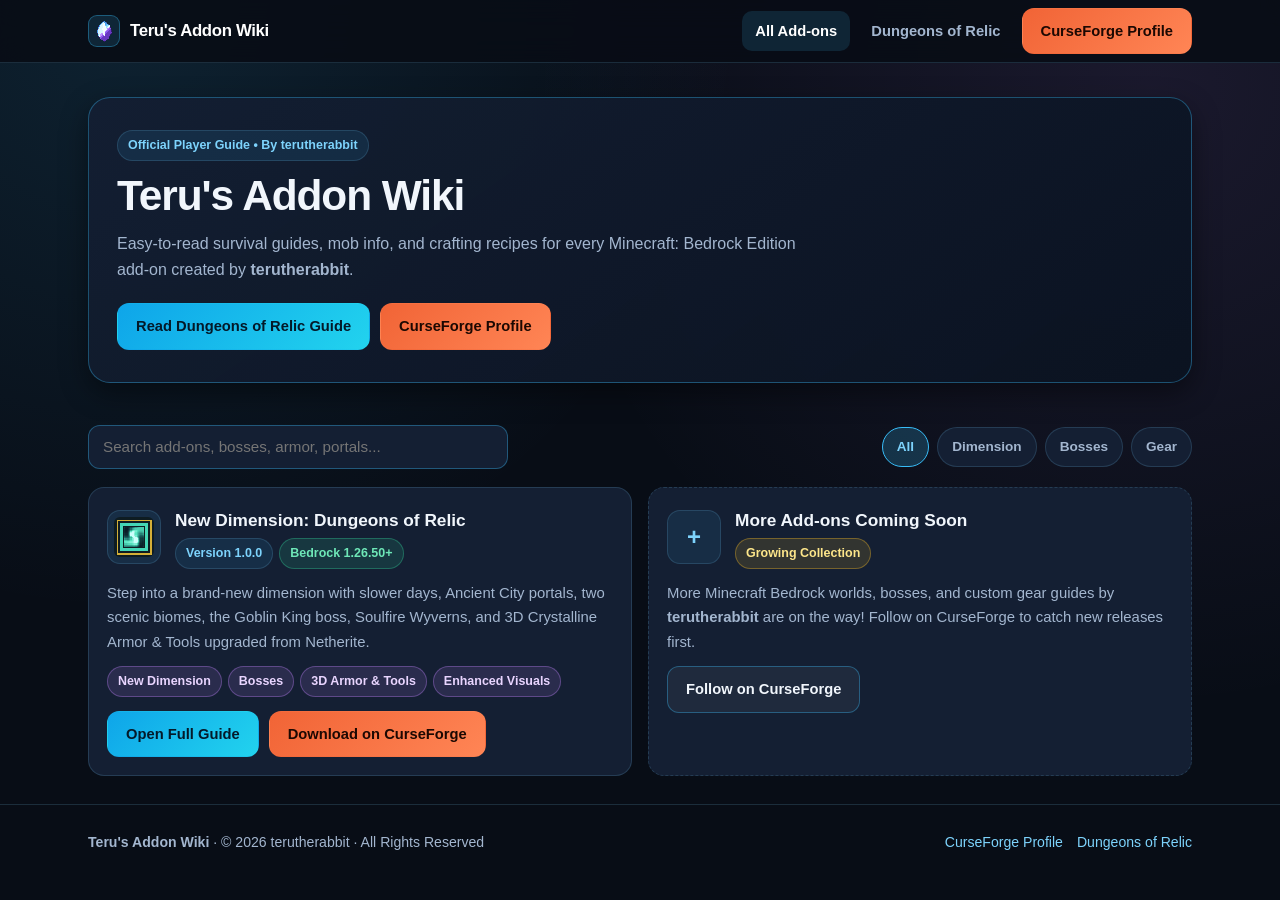
<file: index.html>
<!DOCTYPE html>
<html lang="en">
<head>
  <meta charset="UTF-8" />
  <meta name="viewport" content="width=device-width, initial-scale=1.0" />
  <title>Teru's Addon Wiki</title>
  <meta name="description" content="Official Minecraft: Bedrock Edition add-on guides, mob info, and crafting recipes by terutherabbit." />
  <link rel="icon" type="image/png" href="assets/img/crystalline.png" />
  <link rel="stylesheet" href="assets/style.css" />
</head>
<body>
  <header class="navbar">
    <div class="container navbar-inner">
      <a class="brand" href="index.html">
        <img class="pixel-art" src="assets/img/crystalline.png" alt="Teru's Addon Wiki" />
        <span>Teru's Addon Wiki</span>
      </a>
      <nav class="nav-desktop" aria-label="Primary navigation">
        <a class="nav-link active" href="index.html">All Add-ons</a>
        <a class="nav-link" href="addons/dungeons-of-relic.html">Dungeons of Relic</a>
        <a class="btn btn-cf" data-cf-profile href="https://www.curseforge.com/members/terutherabbit/projects" target="_blank" rel="noopener noreferrer">CurseForge Profile</a>
      </nav>
      <button type="button" id="mobile-menu-btn" class="menu-toggle" aria-expanded="false" aria-controls="mobile-drawer">Menu</button>
    </div>
    <nav id="mobile-drawer" class="mobile-drawer" aria-label="Mobile navigation">
      <a class="nav-link active" href="index.html">All Add-ons</a>
      <a class="nav-link" href="addons/dungeons-of-relic.html">Dungeons of Relic Guide</a>
      <a class="btn btn-cf" data-cf-profile href="https://www.curseforge.com/members/terutherabbit/projects" target="_blank" rel="noopener noreferrer">Visit CurseForge Profile</a>
    </nav>
  </header>

  <main class="container">
    <section class="hero">
      <div class="hero-box">
        <span class="badge">Official Player Guide &bull; By terutherabbit</span>
        <h1>Teru's Addon Wiki</h1>
        <p class="lead">Easy-to-read survival guides, mob info, and crafting recipes for every Minecraft: Bedrock Edition add-on created by <strong>terutherabbit</strong>.</p>
        <div class="hero-actions">
          <a class="btn btn-primary" href="addons/dungeons-of-relic.html">Read Dungeons of Relic Guide</a>
          <a class="btn btn-cf" data-cf-profile href="https://www.curseforge.com/members/terutherabbit/projects" target="_blank" rel="noopener noreferrer">CurseForge Profile</a>
        </div>
      </div>
    </section>

    <section aria-label="Add-on catalog">
      <div class="toolbar">
        <input id="catalog-search" class="search-input" type="search" placeholder="Search add-ons, bosses, armor, portals..." aria-label="Search add-ons" />
        <div class="pill-group">
          <button type="button" class="pill active" data-cat-filter="All">All</button>
          <button type="button" class="pill" data-cat-filter="New Dimension">Dimension</button>
          <button type="button" class="pill" data-cat-filter="Bosses">Bosses</button>
          <button type="button" class="pill" data-cat-filter="3D Armor & Tools">Gear</button>
        </div>
      </div>
      <div id="addon-catalog-grid" class="grid-2"></div>
    </section>
  </main>

  <footer class="footer">
    <div class="container footer-inner">
      <div><strong>Teru's Addon Wiki</strong> &middot; &copy; 2026 terutherabbit &middot; All Rights Reserved</div>
      <div style="display:flex;gap:14px;flex-wrap:wrap;">
        <a data-cf-profile href="https://www.curseforge.com/members/terutherabbit/projects" target="_blank" rel="noopener noreferrer">CurseForge Profile</a>
        <a href="addons/dungeons-of-relic.html">Dungeons of Relic</a>
      </div>
    </div>
  </footer>

  <script src="data/addons.js"></script>
  <script src="assets/wiki.js"></script>
</body>
</html>
</file>
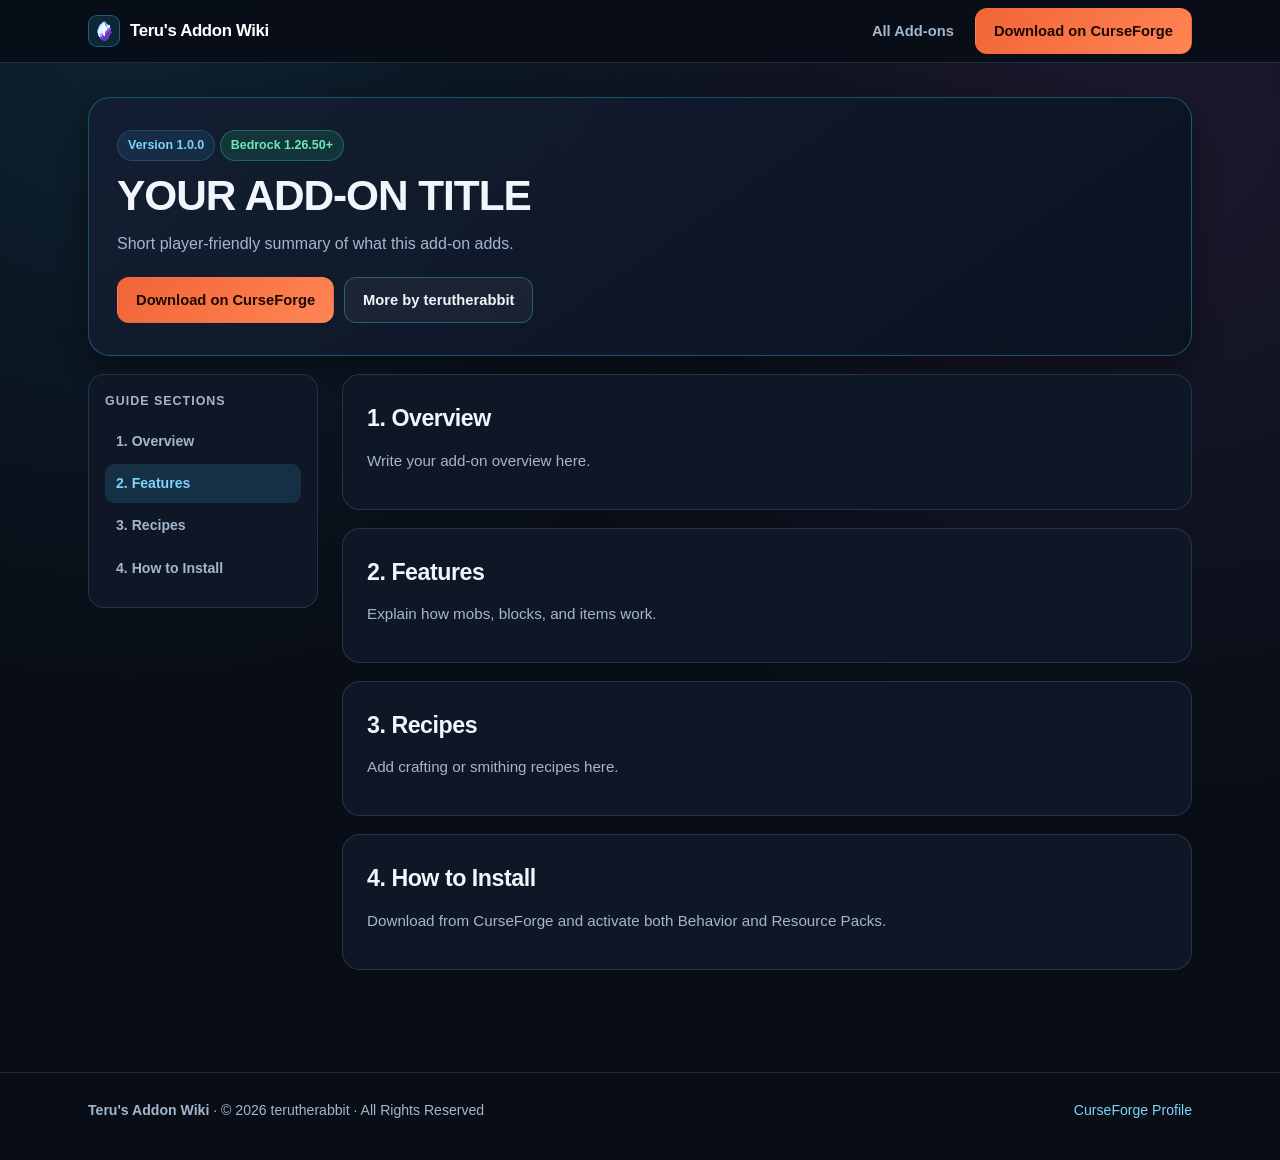
<file: addons/_template.html>
<!DOCTYPE html>
<html lang="en">
<head>
  <meta charset="UTF-8" />
  <meta name="viewport" content="width=device-width, initial-scale=1.0" />
  <title>YOUR ADD-ON TITLE — Teru's Addon Wiki</title>
  <meta name="description" content="Player guide for YOUR ADD-ON TITLE by terutherabbit." />
  <link rel="icon" type="image/png" href="../assets/img/crystalline.png" />
  <link rel="stylesheet" href="../assets/style.css" />
</head>
<body>
  <header class="navbar">
    <div class="container navbar-inner">
      <a class="brand" href="../index.html">
        <img class="pixel-art" src="../assets/img/crystalline.png" alt="Teru's Addon Wiki" />
        <span>Teru's Addon Wiki</span>
      </a>
      <nav class="nav-desktop">
        <a class="nav-link" href="../index.html">All Add-ons</a>
        <a class="btn btn-cf" data-cf-addon="your-addon-slug" href="https://www.curseforge.com/members/terutherabbit/projects" target="_blank" rel="noopener noreferrer">Download on CurseForge</a>
      </nav>
      <button type="button" id="mobile-menu-btn" class="menu-toggle" aria-expanded="false" aria-controls="mobile-drawer">Menu</button>
    </div>
    <nav id="mobile-drawer" class="mobile-drawer">
      <a class="nav-link" href="../index.html">All Add-ons</a>
      <a class="btn btn-cf" data-cf-addon="your-addon-slug" href="https://www.curseforge.com/members/terutherabbit/projects" target="_blank" rel="noopener noreferrer">Download on CurseForge</a>
    </nav>
  </header>

  <main class="container">
    <section class="hero" style="padding-bottom:18px;">
      <div class="hero-box">
        <span class="badge">Version 1.0.0</span>
        <span class="badge badge-emerald">Bedrock 1.26.50+</span>
        <h1>YOUR ADD-ON TITLE</h1>
        <p class="lead">Short player-friendly summary of what this add-on adds.</p>
        <div class="hero-actions">
          <a class="btn btn-cf" data-cf-addon="your-addon-slug" href="https://www.curseforge.com/members/terutherabbit/projects" target="_blank" rel="noopener noreferrer">Download on CurseForge</a>
          <a class="btn btn-ghost" data-cf-profile href="https://www.curseforge.com/members/terutherabbit/projects" target="_blank" rel="noopener noreferrer">More by terutherabbit</a>
        </div>
      </div>
    </section>

    <nav class="mobile-jump-bar">
      <a href="#overview">Overview</a>
      <a href="#features">Features</a>
      <a href="#recipes">Recipes</a>
      <a href="#install">Install</a>
    </nav>

    <div class="wiki-layout">
      <aside class="toc">
        <div class="toc-title">Guide Sections</div>
        <a href="#overview" class="active">1. Overview</a>
        <a href="#features">2. Features</a>
        <a href="#recipes">3. Recipes</a>
        <a href="#install">4. How to Install</a>
      </aside>
      <div>
        <section id="overview" class="wiki-section"><h2>1. Overview</h2><p>Write your add-on overview here.</p></section>
        <section id="features" class="wiki-section"><h2>2. Features</h2><p>Explain how mobs, blocks, and items work.</p></section>
        <section id="recipes" class="wiki-section"><h2>3. Recipes</h2><p>Add crafting or smithing recipes here.</p></section>
        <section id="install" class="wiki-section"><h2>4. How to Install</h2><p>Download from CurseForge and activate both Behavior and Resource Packs.</p></section>
      </div>
    </div>
  </main>

  <footer class="footer">
    <div class="container footer-inner">
      <div><strong>Teru's Addon Wiki</strong> &middot; &copy; 2026 terutherabbit &middot; All Rights Reserved</div>
      <a data-cf-profile href="https://www.curseforge.com/members/terutherabbit/projects" target="_blank" rel="noopener noreferrer">CurseForge Profile</a>
    </div>
  </footer>

  <script src="../data/addons.js"></script>
  <script src="../assets/wiki.js"></script>
</body>
</html>
</file>
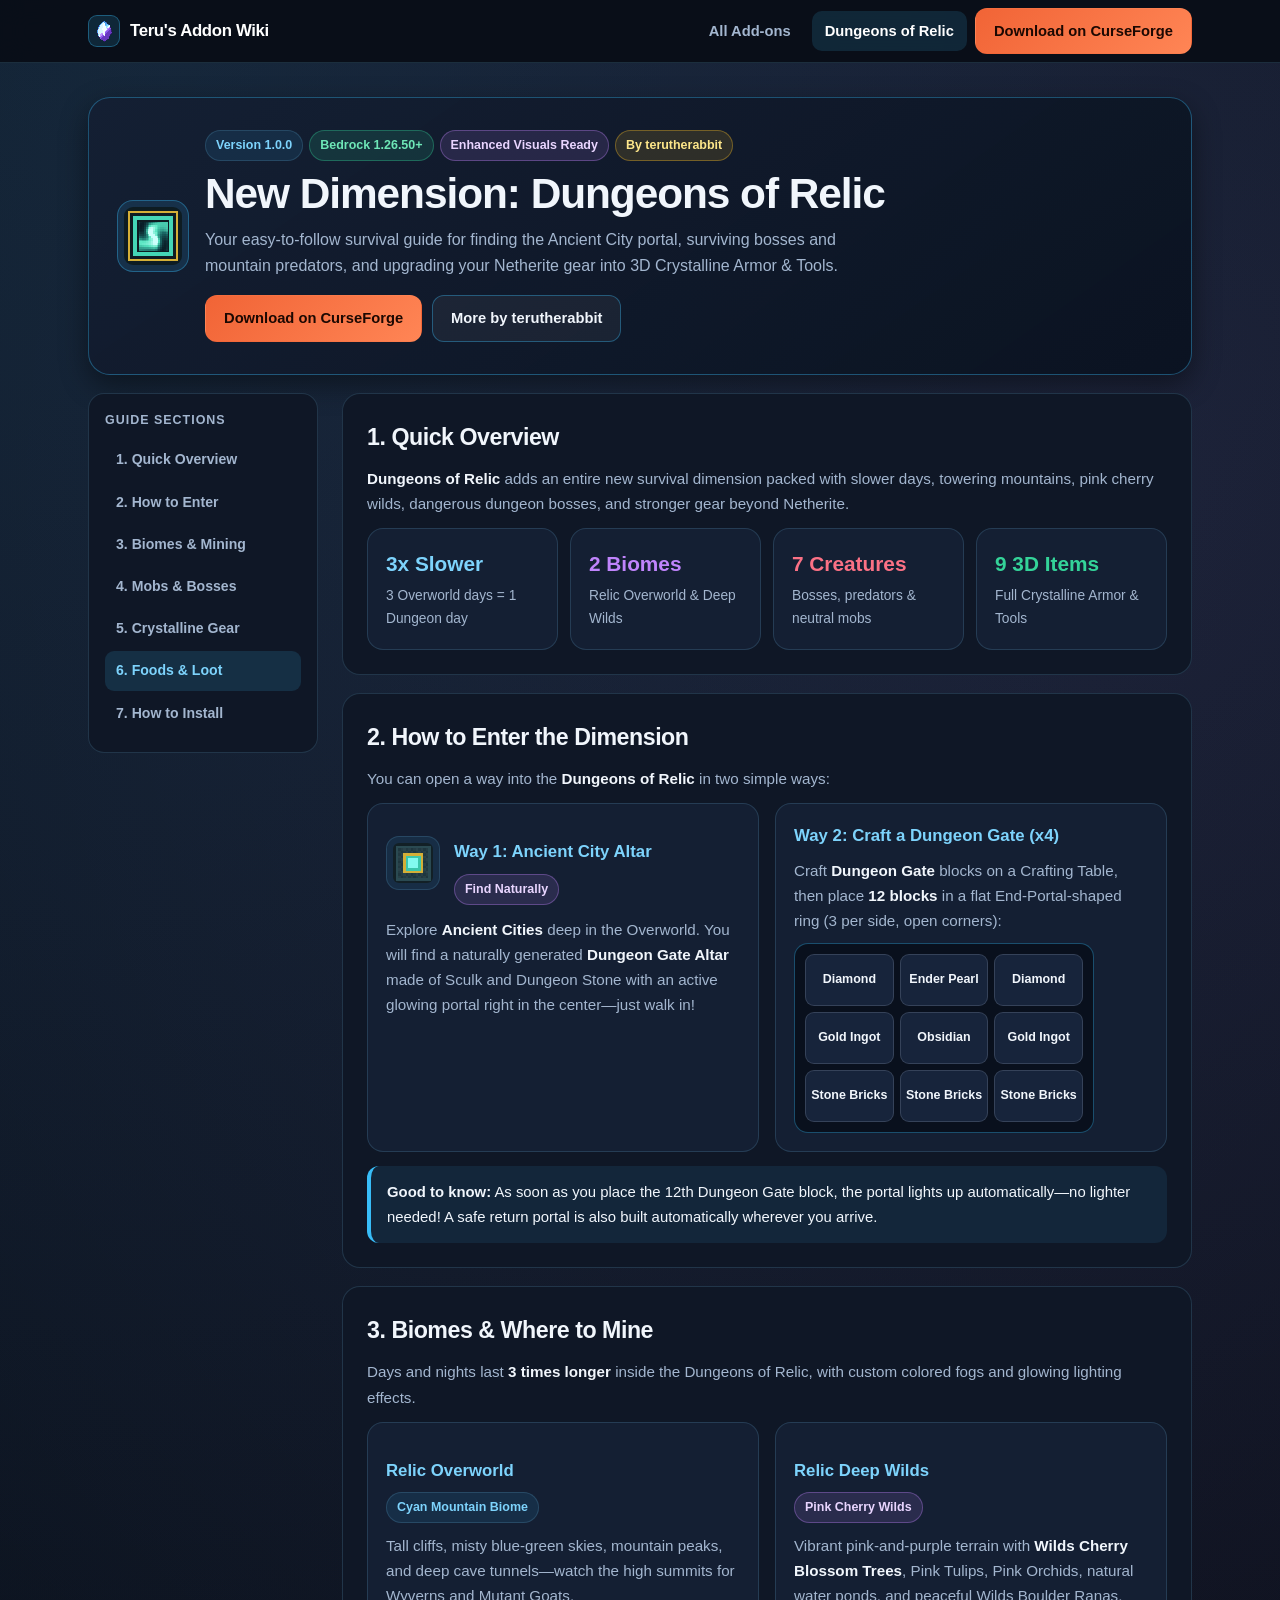
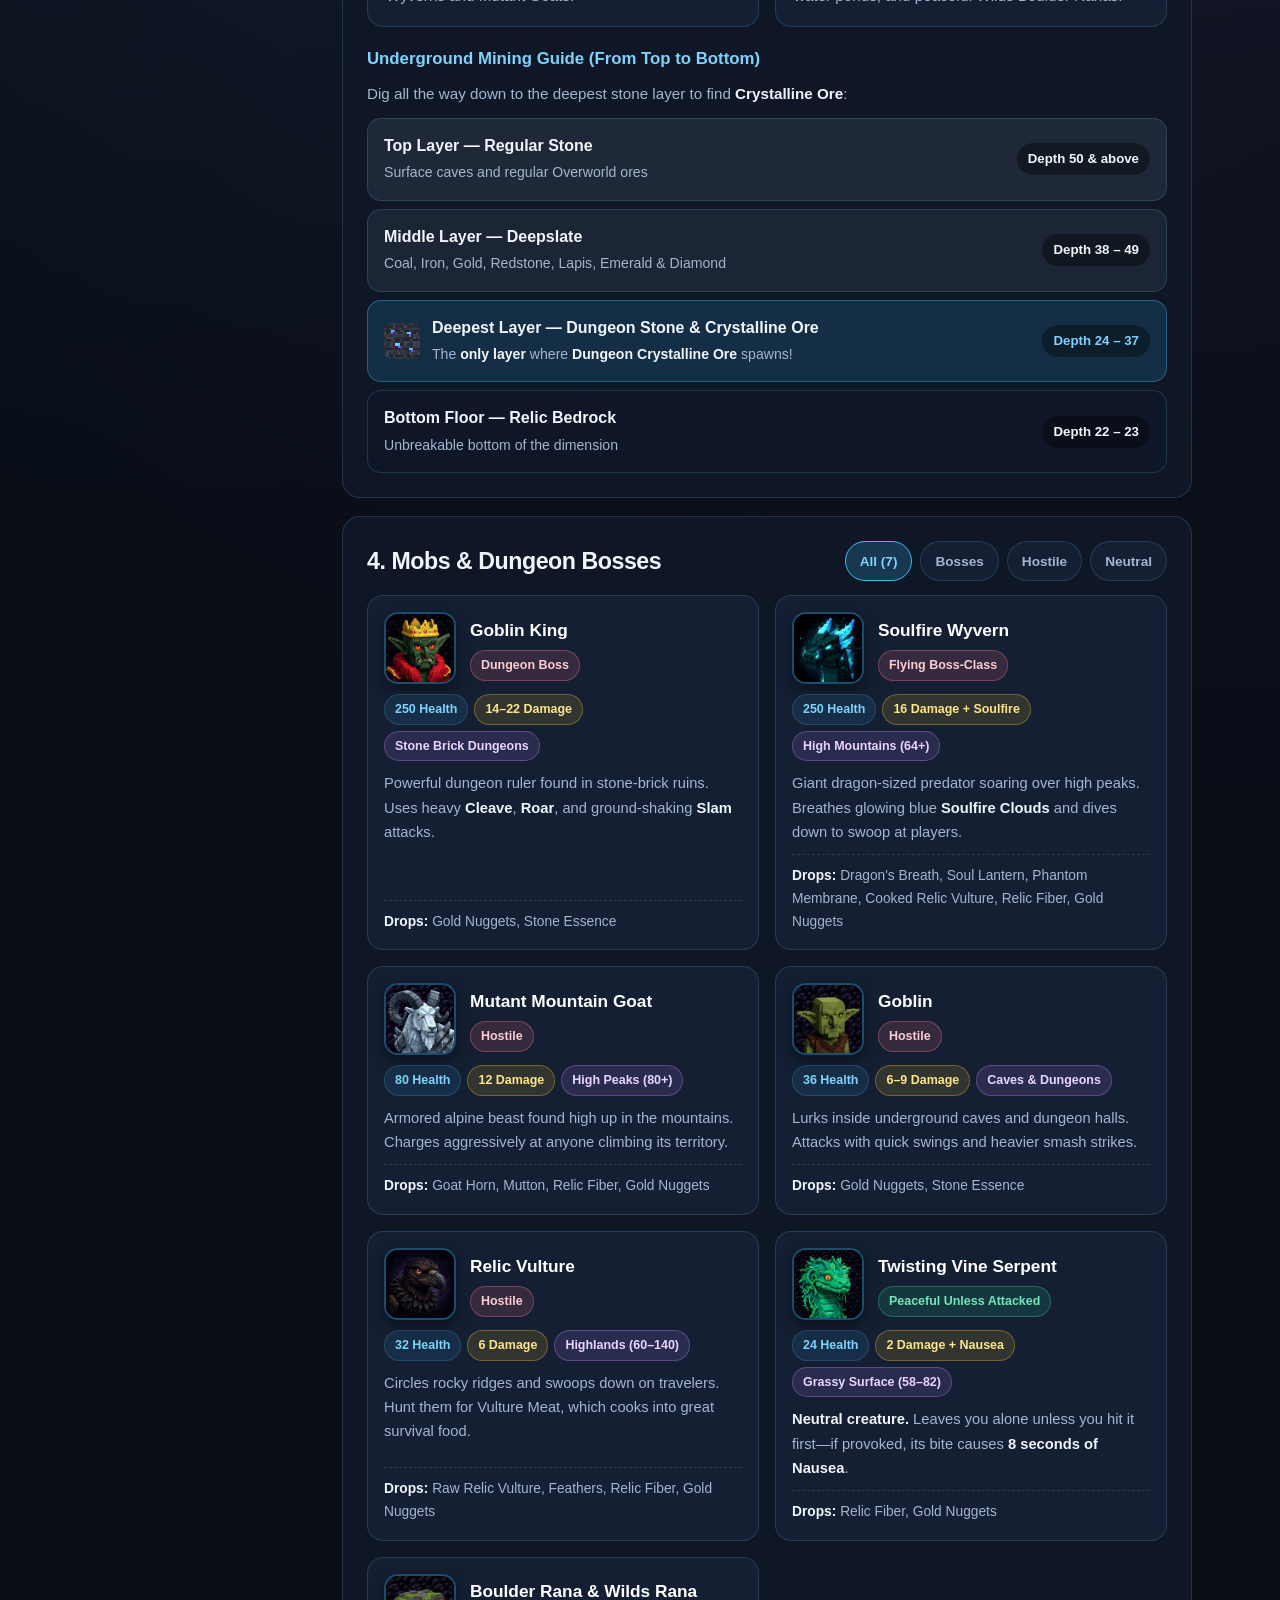
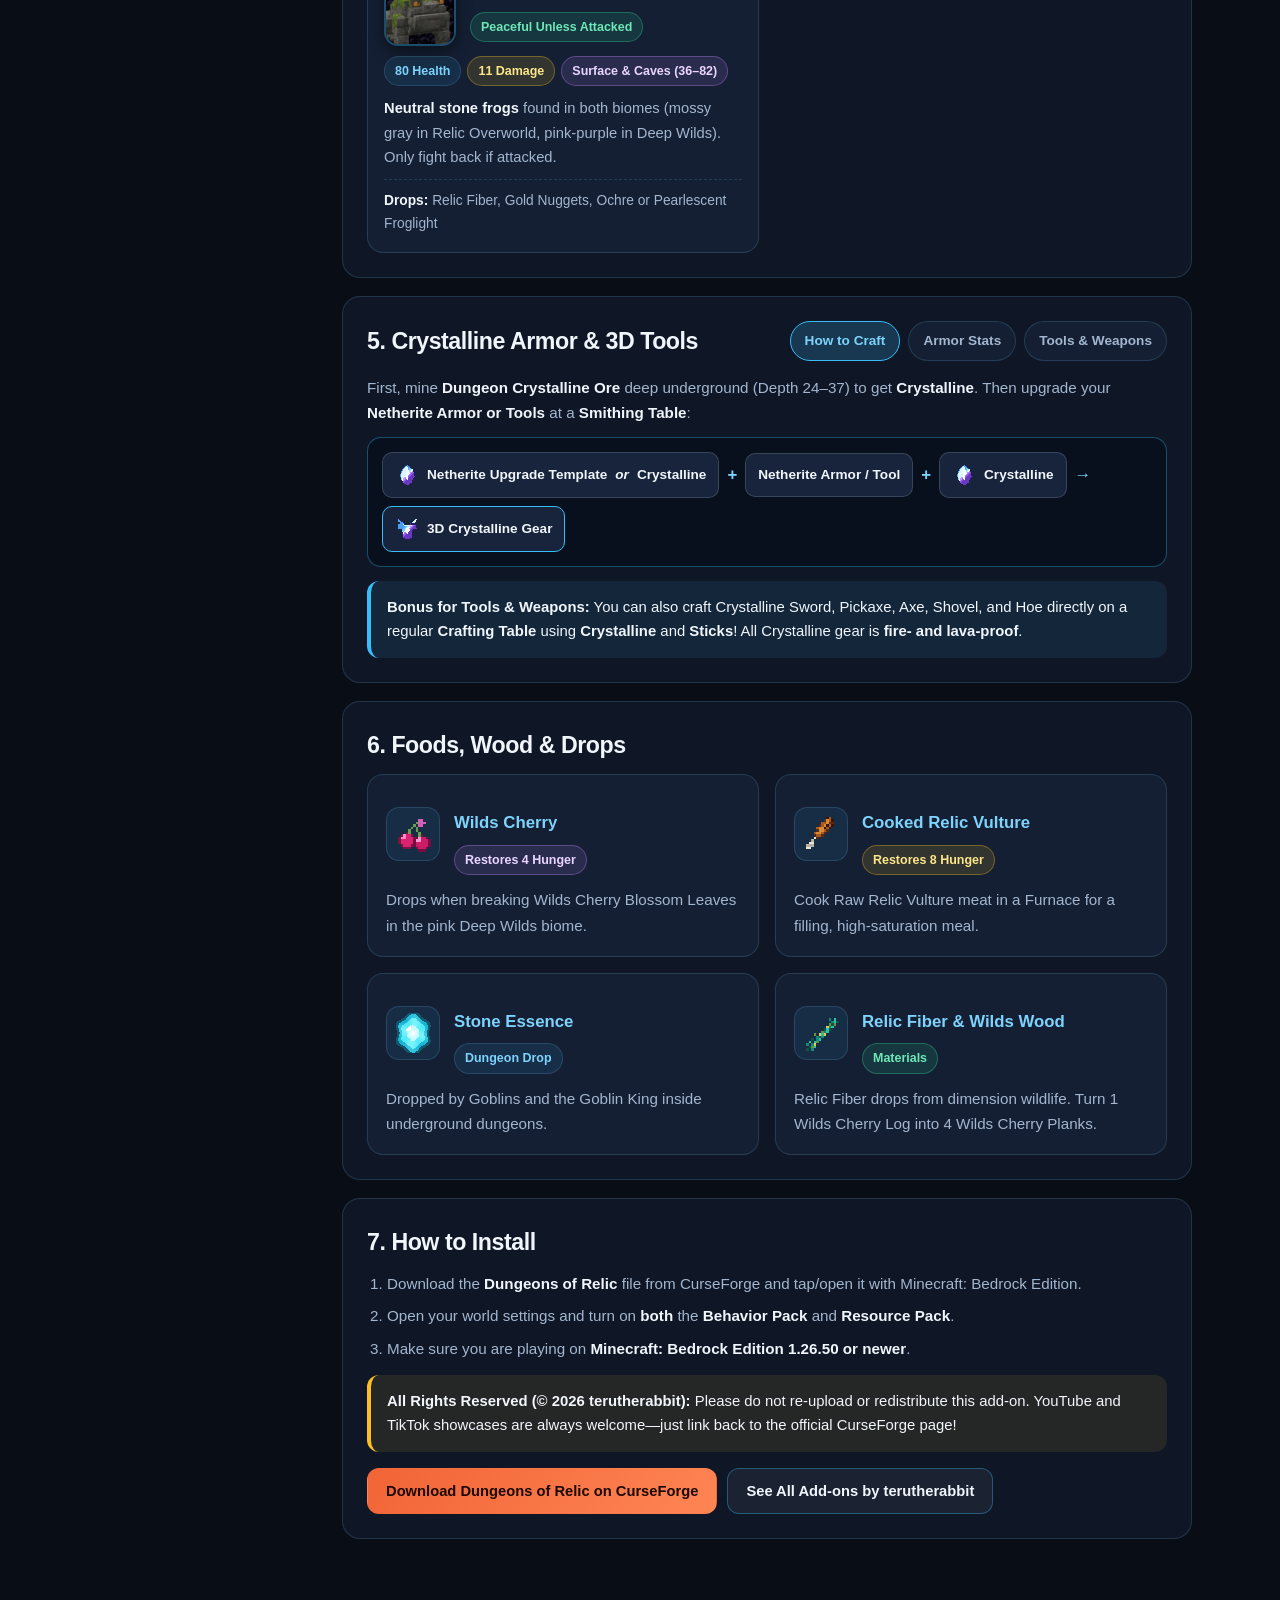
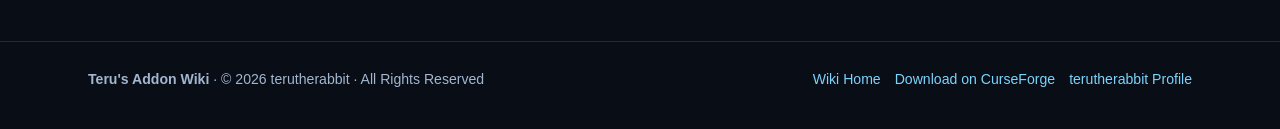
<file: addons/dungeons-of-relic.html>
<!DOCTYPE html>
<html lang="en">
<head>
  <meta charset="UTF-8" />
  <meta name="viewport" content="width=device-width, initial-scale=1.0" />
  <title>New Dimension: Dungeons of Relic — Teru's Addon Wiki</title>
  <meta name="description" content="Player guide for New Dimension: Dungeons of Relic by terutherabbit: Ancient City portal, bosses, mobs, and Crystalline Armor & Tools." />
  <link rel="icon" type="image/png" href="../assets/img/pack_icon.png" />
  <link rel="stylesheet" href="../assets/style.css" />
</head>
<body>
  <header class="navbar">
    <div class="container navbar-inner">
      <a class="brand" href="../index.html">
        <img class="pixel-art" src="../assets/img/crystalline.png" alt="Teru's Addon Wiki" />
        <span>Teru's Addon Wiki</span>
      </a>
      <nav class="nav-desktop" aria-label="Primary navigation">
        <a class="nav-link" href="../index.html">All Add-ons</a>
        <a class="nav-link active" href="dungeons-of-relic.html">Dungeons of Relic</a>
        <a class="btn btn-cf" data-cf-addon="dungeons-of-relic" href="https://www.curseforge.com/members/terutherabbit/projects" target="_blank" rel="noopener noreferrer">Download on CurseForge</a>
      </nav>
      <button type="button" id="mobile-menu-btn" class="menu-toggle" aria-expanded="false" aria-controls="mobile-drawer">Menu</button>
    </div>
    <nav id="mobile-drawer" class="mobile-drawer" aria-label="Mobile navigation">
      <a class="nav-link" href="../index.html">All Add-ons</a>
      <a class="nav-link active" href="dungeons-of-relic.html">Dungeons of Relic Guide</a>
      <a class="btn btn-cf" data-cf-addon="dungeons-of-relic" href="https://www.curseforge.com/members/terutherabbit/projects" target="_blank" rel="noopener noreferrer">Download on CurseForge</a>
    </nav>
  </header>

  <main class="container">
    
    <section class="hero" style="padding-bottom:18px;">
      <div class="hero-box">
        <div style="display:flex;flex-wrap:wrap;align-items:center;gap:16px;">
          <img class="pixel-art" src="../assets/img/pack_icon.png" alt="Dungeons of Relic" style="width:72px;height:72px;border-radius:16px;border:1px solid var(--border-strong);background:rgba(56,189,248,0.12);padding:6px;flex-shrink:0;" />
          <div style="flex:1;min-width:220px;">
            <div style="display:flex;flex-wrap:wrap;gap:6px;margin-bottom:8px;">
              <span class="badge">Version 1.0.0</span>
              <span class="badge badge-emerald">Bedrock 1.26.50+</span>
              <span class="badge badge-purple">Enhanced Visuals Ready</span>
              <span class="badge badge-amber">By terutherabbit</span>
            </div>
            <h1 style="margin:0 0 8px;">New Dimension: Dungeons of Relic</h1>
            <p class="lead" style="margin-bottom:16px;">Your easy-to-follow survival guide for finding the Ancient City portal, surviving bosses and mountain predators, and upgrading your Netherite gear into 3D Crystalline Armor &amp; Tools.</p>
            <div class="hero-actions">
              <a class="btn btn-cf" data-cf-addon="dungeons-of-relic" href="https://www.curseforge.com/members/terutherabbit/projects" target="_blank" rel="noopener noreferrer">Download on CurseForge</a>
              <a class="btn btn-ghost" data-cf-profile href="https://www.curseforge.com/members/terutherabbit/projects" target="_blank" rel="noopener noreferrer">More by terutherabbit</a>
            </div>
          </div>
        </div>
      </div>
    </section>

    <!-- Mobile Sticky Quick-Jump Bar -->
    <nav class="mobile-jump-bar" aria-label="Quick section jump">
      <a href="#dor-overview">Overview</a>
      <a href="#dor-portal">How to Enter</a>
      <a href="#dor-world">Biomes &amp; Mining</a>
      <a href="#dor-mobs">Mobs &amp; Bosses</a>
      <a href="#dor-gear">Crystalline Gear</a>
      <a href="#dor-items">Foods &amp; Loot</a>
      <a href="#dor-install">How to Install</a>
    </nav>

    <div class="wiki-layout">
      <aside class="toc" aria-label="Page sections">
        <div class="toc-title">Guide Sections</div>
        <a href="#dor-overview" class="active">1. Quick Overview</a>
        <a href="#dor-portal">2. How to Enter</a>
        <a href="#dor-world">3. Biomes &amp; Mining</a>
        <a href="#dor-mobs">4. Mobs &amp; Bosses</a>
        <a href="#dor-gear">5. Crystalline Gear</a>
        <a href="#dor-items">6. Foods &amp; Loot</a>
        <a href="#dor-install">7. How to Install</a>
      </aside>

      <div>
        <!-- 1. OVERVIEW -->
        <section id="dor-overview" class="wiki-section">
          <h2>1. Quick Overview</h2>
          <p><strong>Dungeons of Relic</strong> adds an entire new survival dimension packed with slower days, towering mountains, pink cherry wilds, dangerous dungeon bosses, and stronger gear beyond Netherite.</p>
          <div class="grid-4" style="margin-top:12px;">
            <div class="card"><strong style="font-size:1.3rem;color:var(--cyan-bright);">3x Slower</strong><p style="margin:4px 0 0;font-size:0.86rem;">3 Overworld days = 1 Dungeon day</p></div>
            <div class="card"><strong style="font-size:1.3rem;color:var(--purple);">2 Biomes</strong><p style="margin:4px 0 0;font-size:0.86rem;">Relic Overworld &amp; Deep Wilds</p></div>
            <div class="card"><strong style="font-size:1.3rem;color:var(--rose);">7 Creatures</strong><p style="margin:4px 0 0;font-size:0.86rem;">Bosses, predators &amp; neutral mobs</p></div>
            <div class="card"><strong style="font-size:1.3rem;color:var(--emerald);">9 3D Items</strong><p style="margin:4px 0 0;font-size:0.86rem;">Full Crystalline Armor &amp; Tools</p></div>
          </div>
        </section>

        <!-- 2. HOW TO ENTER -->
        <section id="dor-portal" class="wiki-section">
          <h2>2. How to Enter the Dimension</h2>
          <p>You can open a way into the <strong>Dungeons of Relic</strong> in two simple ways:</p>

          <div class="grid-2" style="margin-top:12px;">
            <div class="card">
              <div class="card-header">
                <img class="card-icon pixel-art" src="../assets/img/dungeon_gate_top_active.png" alt="Dungeon Gate" />
                <div>
                  <h3>Way 1: Ancient City Altar</h3>
                  <span class="badge badge-purple">Find Naturally</span>
                </div>
              </div>
              <p style="margin:0;">Explore <strong>Ancient Cities</strong> deep in the Overworld. You will find a naturally generated <strong>Dungeon Gate Altar</strong> made of Sculk and Dungeon Stone with an active glowing portal right in the center—just walk in!</p>
            </div>

            <div class="card">
              <h3 style="margin-top:0;">Way 2: Craft a Dungeon Gate (x4)</h3>
              <p style="margin-bottom:10px;">Craft <strong>Dungeon Gate</strong> blocks on a Crafting Table, then place <strong>12 blocks</strong> in a flat End-Portal-shaped ring (3 per side, open corners):</p>
              <div class="craft-grid" aria-label="Dungeon Gate Recipe">
                <div class="craft-slot">Diamond</div>
                <div class="craft-slot">Ender Pearl</div>
                <div class="craft-slot">Diamond</div>
                <div class="craft-slot">Gold Ingot</div>
                <div class="craft-slot">Obsidian</div>
                <div class="craft-slot">Gold Ingot</div>
                <div class="craft-slot">Stone Bricks</div>
                <div class="craft-slot">Stone Bricks</div>
                <div class="craft-slot">Stone Bricks</div>
              </div>
            </div>
          </div>

          <div class="callout">
            <strong>Good to know:</strong> As soon as you place the 12th Dungeon Gate block, the portal lights up automatically—no lighter needed! A safe return portal is also built automatically wherever you arrive.
          </div>
        </section>

        <!-- 3. BIOMES & MINING -->
        <section id="dor-world" class="wiki-section">
          <h2>3. Biomes &amp; Where to Mine</h2>
          <p>Days and nights last <strong>3 times longer</strong> inside the Dungeons of Relic, with custom colored fogs and glowing lighting effects.</p>

          <div class="grid-2" style="margin:12px 0 18px;">
            <div class="card">
              <h3>Relic Overworld</h3>
              <span class="badge">Cyan Mountain Biome</span>
              <p style="margin-top:10px;margin-bottom:0;">Tall cliffs, misty blue-green skies, mountain peaks, and deep cave tunnels—watch the high summits for Wyverns and Mutant Goats.</p>
            </div>
            <div class="card">
              <h3>Relic Deep Wilds</h3>
              <span class="badge badge-purple">Pink Cherry Wilds</span>
              <p style="margin-top:10px;margin-bottom:0;">Vibrant pink-and-purple terrain with <strong>Wilds Cherry Blossom Trees</strong>, Pink Tulips, Pink Orchids, natural water ponds, and peaceful Wilds Boulder Ranas.</p>
            </div>
          </div>

          <h3>Underground Mining Guide (From Top to Bottom)</h3>
          <p>Dig all the way down to the deepest stone layer to find <strong>Crystalline Ore</strong>:</p>
          <div class="strata-stack">
            <div class="strata-row" style="background:rgba(148,163,184,0.12);">
              <div><strong>Top Layer — Regular Stone</strong><br><span style="color:var(--muted);font-size:0.88rem;">Surface caves and regular Overworld ores</span></div>
              <span class="strata-depth">Depth 50 &amp; above</span>
            </div>
            <div class="strata-row" style="background:rgba(71,85,105,0.24);">
              <div><strong>Middle Layer — Deepslate</strong><br><span style="color:var(--muted);font-size:0.88rem;">Coal, Iron, Gold, Redstone, Lapis, Emerald &amp; Diamond</span></div>
              <span class="strata-depth">Depth 38 – 49</span>
            </div>
            <div class="strata-row" style="background:rgba(56,189,248,0.15);border-color:var(--border-strong);">
              <div style="display:flex;align-items:center;gap:12px;">
                <img class="pixel-art" src="../assets/img/crystalline_ore.png" alt="Dungeon Crystalline Ore" style="width:36px;height:36px;border-radius:7px;flex-shrink:0;" />
                <div><strong>Deepest Layer — Dungeon Stone &amp; Crystalline Ore</strong><br><span style="color:var(--muted);font-size:0.88rem;">The <strong>only layer</strong> where <strong>Dungeon Crystalline Ore</strong> spawns!</span></div>
              </div>
              <span class="strata-depth" style="color:var(--cyan-bright);">Depth 24 – 37</span>
            </div>
            <div class="strata-row" style="background:rgba(15,23,42,0.75);">
              <div><strong>Bottom Floor — Relic Bedrock</strong><br><span style="color:var(--muted);font-size:0.88rem;">Unbreakable bottom of the dimension</span></div>
              <span class="strata-depth">Depth 22 – 23</span>
            </div>
          </div>
        </section>

        <!-- 4. MOBS & BOSSES WITH CUSTOM PORTRAIT ICONS -->
        <section id="dor-mobs" class="wiki-section">
          <div style="display:flex;flex-wrap:wrap;align-items:center;justify-content:space-between;gap:10px;margin-bottom:14px;">
            <h2 style="margin:0;">4. Mobs &amp; Dungeon Bosses</h2>
            <div class="pill-group" role="tablist" aria-label="Filter creatures">
              <button type="button" class="pill active" data-mob-filter="all">All (7)</button>
              <button type="button" class="pill" data-mob-filter="boss">Bosses</button>
              <button type="button" class="pill" data-mob-filter="hostile">Hostile</button>
              <button type="button" class="pill" data-mob-filter="neutral">Neutral</button>
            </div>
          </div>

          <div class="grid-2">
            <article class="mob-card" data-mob-type="boss hostile">
              <div class="mob-head">
                <img class="mob-portrait" src="../assets/img/mob_goblin_king.jpg" alt="Goblin King" />
                <div class="mob-title-wrap">
                  <h3>Goblin King</h3>
                  <span class="badge badge-rose">Dungeon Boss</span>
                </div>
              </div>
              <div class="mob-stats">
                <span class="badge">250 Health</span>
                <span class="badge badge-amber">14–22 Damage</span>
                <span class="badge badge-purple">Stone Brick Dungeons</span>
              </div>
              <p style="margin:0;font-size:0.92rem;color:var(--muted);">Powerful dungeon ruler found in stone-brick ruins. Uses heavy <strong>Cleave</strong>, <strong>Roar</strong>, and ground-shaking <strong>Slam</strong> attacks.</p>
              <div class="mob-drops"><strong>Drops:</strong> Gold Nuggets, Stone Essence</div>
            </article>

            <article class="mob-card" data-mob-type="boss hostile">
              <div class="mob-head">
                <img class="mob-portrait" src="../assets/img/mob_wyvern.jpg" alt="Soulfire Wyvern" />
                <div class="mob-title-wrap">
                  <h3>Soulfire Wyvern</h3>
                  <span class="badge badge-rose">Flying Boss-Class</span>
                </div>
              </div>
              <div class="mob-stats">
                <span class="badge">250 Health</span>
                <span class="badge badge-amber">16 Damage + Soulfire</span>
                <span class="badge badge-purple">High Mountains (64+)</span>
              </div>
              <p style="margin:0;font-size:0.92rem;color:var(--muted);">Giant dragon-sized predator soaring over high peaks. Breathes glowing blue <strong>Soulfire Clouds</strong> and dives down to swoop at players.</p>
              <div class="mob-drops"><strong>Drops:</strong> Dragon's Breath, Soul Lantern, Phantom Membrane, Cooked Relic Vulture, Relic Fiber, Gold Nuggets</div>
            </article>

            <article class="mob-card" data-mob-type="hostile">
              <div class="mob-head">
                <img class="mob-portrait" src="../assets/img/mob_mutant_goat.jpg" alt="Mutant Mountain Goat" />
                <div class="mob-title-wrap">
                  <h3>Mutant Mountain Goat</h3>
                  <span class="badge badge-rose">Hostile</span>
                </div>
              </div>
              <div class="mob-stats">
                <span class="badge">80 Health</span>
                <span class="badge badge-amber">12 Damage</span>
                <span class="badge badge-purple">High Peaks (80+)</span>
              </div>
              <p style="margin:0;font-size:0.92rem;color:var(--muted);">Armored alpine beast found high up in the mountains. Charges aggressively at anyone climbing its territory.</p>
              <div class="mob-drops"><strong>Drops:</strong> Goat Horn, Mutton, Relic Fiber, Gold Nuggets</div>
            </article>

            <article class="mob-card" data-mob-type="hostile">
              <div class="mob-head">
                <img class="mob-portrait" src="../assets/img/mob_goblin.jpg" alt="Goblin" />
                <div class="mob-title-wrap">
                  <h3>Goblin</h3>
                  <span class="badge badge-rose">Hostile</span>
                </div>
              </div>
              <div class="mob-stats">
                <span class="badge">36 Health</span>
                <span class="badge badge-amber">6–9 Damage</span>
                <span class="badge badge-purple">Caves &amp; Dungeons</span>
              </div>
              <p style="margin:0;font-size:0.92rem;color:var(--muted);">Lurks inside underground caves and dungeon halls. Attacks with quick swings and heavier smash strikes.</p>
              <div class="mob-drops"><strong>Drops:</strong> Gold Nuggets, Stone Essence</div>
            </article>

            <article class="mob-card" data-mob-type="hostile">
              <div class="mob-head">
                <img class="mob-portrait" src="../assets/img/mob_vulture.jpg" alt="Relic Vulture" />
                <div class="mob-title-wrap">
                  <h3>Relic Vulture</h3>
                  <span class="badge badge-rose">Hostile</span>
                </div>
              </div>
              <div class="mob-stats">
                <span class="badge">32 Health</span>
                <span class="badge badge-amber">6 Damage</span>
                <span class="badge badge-purple">Highlands (60–140)</span>
              </div>
              <p style="margin:0;font-size:0.92rem;color:var(--muted);">Circles rocky ridges and swoops down on travelers. Hunt them for Vulture Meat, which cooks into great survival food.</p>
              <div class="mob-drops"><strong>Drops:</strong> Raw Relic Vulture, Feathers, Relic Fiber, Gold Nuggets</div>
            </article>

            <article class="mob-card" data-mob-type="neutral">
              <div class="mob-head">
                <img class="mob-portrait" src="../assets/img/mob_vine_serpent.jpg" alt="Twisting Vine Serpent" />
                <div class="mob-title-wrap">
                  <h3>Twisting Vine Serpent</h3>
                  <span class="badge badge-emerald">Peaceful Unless Attacked</span>
                </div>
              </div>
              <div class="mob-stats">
                <span class="badge">24 Health</span>
                <span class="badge badge-amber">2 Damage + Nausea</span>
                <span class="badge badge-purple">Grassy Surface (58–82)</span>
              </div>
              <p style="margin:0;font-size:0.92rem;color:var(--muted);"><strong>Neutral creature.</strong> Leaves you alone unless you hit it first—if provoked, its bite causes <strong>8 seconds of Nausea</strong>.</p>
              <div class="mob-drops"><strong>Drops:</strong> Relic Fiber, Gold Nuggets</div>
            </article>

            <article class="mob-card" data-mob-type="neutral">
              <div class="mob-head">
                <img class="mob-portrait" src="../assets/img/mob_boulder_rana.jpg" alt="Boulder Rana" />
                <div class="mob-title-wrap">
                  <h3>Boulder Rana &amp; Wilds Rana</h3>
                  <span class="badge badge-emerald">Peaceful Unless Attacked</span>
                </div>
              </div>
              <div class="mob-stats">
                <span class="badge">80 Health</span>
                <span class="badge badge-amber">11 Damage</span>
                <span class="badge badge-purple">Surface &amp; Caves (36–82)</span>
              </div>
              <p style="margin:0;font-size:0.92rem;color:var(--muted);"><strong>Neutral stone frogs</strong> found in both biomes (mossy gray in Relic Overworld, pink-purple in Deep Wilds). Only fight back if attacked.</p>
              <div class="mob-drops"><strong>Drops:</strong> Relic Fiber, Gold Nuggets, Ochre or Pearlescent Froglight</div>
            </article>
          </div>
        </section>

        <!-- 5. CRYSTALLINE GEAR -->
        <section id="dor-gear" class="wiki-section">
          <div style="display:flex;flex-wrap:wrap;align-items:center;justify-content:space-between;gap:10px;margin-bottom:14px;">
            <h2 style="margin:0;">5. Crystalline Armor &amp; 3D Tools</h2>
            <div class="pill-group" role="tablist" aria-label="Gear tabs">
              <button type="button" class="pill active" data-gear-tab="recipes">How to Craft</button>
              <button type="button" class="pill" data-gear-tab="armor">Armor Stats</button>
              <button type="button" class="pill" data-gear-tab="tools">Tools &amp; Weapons</button>
            </div>
          </div>

          <div data-gear-panel="recipes">
            <p>First, mine <strong>Dungeon Crystalline Ore</strong> deep underground (Depth 24–37) to get <strong>Crystalline</strong>. Then upgrade your <strong>Netherite Armor or Tools</strong> at a <strong>Smithing Table</strong>:</p>
            <div class="smithing-flow">
              <div class="smithing-slot"><img class="pixel-art" src="../assets/img/crystalline.png" alt="Crystalline" style="width:24px;height:24px;" /> Netherite Upgrade Template <em>or</em> Crystalline</div>
              <span class="smithing-op">+</span>
              <div class="smithing-slot">Netherite Armor / Tool</div>
              <span class="smithing-op">+</span>
              <div class="smithing-slot"><img class="pixel-art" src="../assets/img/crystalline.png" alt="Crystalline" style="width:24px;height:24px;" /> Crystalline</div>
              <span class="smithing-op">&rarr;</span>
              <div class="smithing-slot" style="border-color:var(--cyan);"><img class="pixel-art" src="../assets/img/crystalline_chestplate.png" alt="Crystalline Gear" style="width:24px;height:24px;" /> 3D Crystalline Gear</div>
            </div>
            <div class="callout">
              <strong>Bonus for Tools &amp; Weapons:</strong> You can also craft Crystalline Sword, Pickaxe, Axe, Shovel, and Hoe directly on a regular <strong>Crafting Table</strong> using <strong>Crystalline</strong> and <strong>Sticks</strong>! All Crystalline gear is <strong>fire- and lava-proof</strong>.
            </div>
          </div>

          <div data-gear-panel="armor" style="display:none;">
            <p>Full 3D Crystalline Armor offers <strong>28 total protection</strong>, <strong>4,070 total durability</strong> (2x stronger than Netherite), high enchantability, and fire &amp; lava immunity.</p>
            <div class="table-wrap">
              <table>
                <thead>
                  <tr><th>Armor Piece</th><th>Armor</th><th>Durability</th><th>Special</th></tr>
                </thead>
                <tbody>
                  <tr><td><span class="item-cell"><img class="pixel-art" src="../assets/img/crystalline_helmet.png" alt="Helmet" /> Crystalline Helmet</span></td><td>5</td><td>814</td><td>Fire &amp; Lava Proof</td></tr>
                  <tr><td><span class="item-cell"><img class="pixel-art" src="../assets/img/crystalline_chestplate.png" alt="Chestplate" /> Crystalline Chestplate</span></td><td>10</td><td>1,184</td><td>Fire &amp; Lava Proof</td></tr>
                  <tr><td><span class="item-cell"><img class="pixel-art" src="../assets/img/crystalline_leggings.png" alt="Leggings" /> Crystalline Leggings</span></td><td>8</td><td>1,110</td><td>Fire &amp; Lava Proof</td></tr>
                  <tr><td><span class="item-cell"><img class="pixel-art" src="../assets/img/crystalline_boots.png" alt="Boots" /> Crystalline Boots</span></td><td>5</td><td>962</td><td>Fire &amp; Lava Proof</td></tr>
                </tbody>
              </table>
            </div>
          </div>

          <div data-gear-panel="tools" style="display:none;">
            <p>All five <strong>3D Crystalline Tools &amp; Weapons</strong> have custom 3D models in your hand, <strong>2,438 durability</strong>, high enchantability, and fire &amp; lava immunity.</p>
            <div class="table-wrap">
              <table>
                <thead>
                  <tr><th>Tool / Weapon</th><th>Attack Damage</th><th>Durability</th><th>Special</th></tr>
                </thead>
                <tbody>
                  <tr><td><span class="item-cell"><img class="pixel-art" src="../assets/img/crystalline_sword.png" alt="Sword" /> Crystalline Sword</span></td><td>10</td><td>2,438</td><td>3D Model, Fire Proof</td></tr>
                  <tr><td><span class="item-cell"><img class="pixel-art" src="../assets/img/crystalline_axe.png" alt="Axe" /> Crystalline Axe</span></td><td>9</td><td>2,438</td><td>3D Model, Fire Proof</td></tr>
                  <tr><td><span class="item-cell"><img class="pixel-art" src="../assets/img/crystalline_pickaxe.png" alt="Pickaxe" /> Crystalline Pickaxe</span></td><td>7</td><td>2,438</td><td>3D Model, Fire Proof</td></tr>
                  <tr><td><span class="item-cell"><img class="pixel-art" src="../assets/img/crystalline_shovel.png" alt="Shovel" /> Crystalline Shovel</span></td><td>7</td><td>2,438</td><td>3D Model, Fire Proof</td></tr>
                  <tr><td><span class="item-cell"><img class="pixel-art" src="../assets/img/crystalline_hoe.png" alt="Hoe" /> Crystalline Hoe</span></td><td>7</td><td>2,438</td><td>3D Model, Fire Proof</td></tr>
                </tbody>
              </table>
            </div>
          </div>
        </section>

        <!-- 6. FOODS & LOOT -->
        <section id="dor-items" class="wiki-section">
          <h2>6. Foods, Wood &amp; Drops</h2>
          <div class="grid-2">
            <div class="card">
              <div class="card-header">
                <img class="card-icon pixel-art" src="../assets/img/cherry_fruit.png" alt="Wilds Cherry" />
                <div><h3>Wilds Cherry</h3><span class="badge badge-purple">Restores 4 Hunger</span></div>
              </div>
              <p style="margin:0;">Drops when breaking Wilds Cherry Blossom Leaves in the pink Deep Wilds biome.</p>
            </div>
            <div class="card">
              <div class="card-header">
                <img class="card-icon pixel-art" src="../assets/img/cooked_vulture_meat.png" alt="Cooked Relic Vulture" />
                <div><h3>Cooked Relic Vulture</h3><span class="badge badge-amber">Restores 8 Hunger</span></div>
              </div>
              <p style="margin:0;">Cook Raw Relic Vulture meat in a Furnace for a filling, high-saturation meal.</p>
            </div>
            <div class="card">
              <div class="card-header">
                <img class="card-icon pixel-art" src="../assets/img/stone_essence.png" alt="Stone Essence" />
                <div><h3>Stone Essence</h3><span class="badge">Dungeon Drop</span></div>
              </div>
              <p style="margin:0;">Dropped by Goblins and the Goblin King inside underground dungeons.</p>
            </div>
            <div class="card">
              <div class="card-header">
                <img class="card-icon pixel-art" src="../assets/img/relic_fiber.png" alt="Relic Fiber" />
                <div><h3>Relic Fiber &amp; Wilds Wood</h3><span class="badge badge-emerald">Materials</span></div>
              </div>
              <p style="margin:0;">Relic Fiber drops from dimension wildlife. Turn 1 Wilds Cherry Log into 4 Wilds Cherry Planks.</p>
            </div>
          </div>
        </section>

        <!-- 7. HOW TO INSTALL -->
        <section id="dor-install" class="wiki-section">
          <h2>7. How to Install</h2>
          <ol>
            <li>Download the <strong>Dungeons of Relic</strong> file from CurseForge and tap/open it with Minecraft: Bedrock Edition.</li>
            <li>Open your world settings and turn on <strong>both</strong> the <strong>Behavior Pack</strong> and <strong>Resource Pack</strong>.</li>
            <li>Make sure you are playing on <strong>Minecraft: Bedrock Edition 1.26.50 or newer</strong>.</li>
          </ol>
          <div class="callout callout-amber">
            <strong>All Rights Reserved (&copy; 2026 terutherabbit):</strong> Please do not re-upload or redistribute this add-on. YouTube and TikTok showcases are always welcome—just link back to the official CurseForge page!
          </div>
          <div class="hero-actions" style="margin-top:16px;">
            <a class="btn btn-cf" data-cf-addon="dungeons-of-relic" href="https://www.curseforge.com/members/terutherabbit/projects" target="_blank" rel="noopener noreferrer">Download Dungeons of Relic on CurseForge</a>
            <a class="btn btn-ghost" data-cf-profile href="https://www.curseforge.com/members/terutherabbit/projects" target="_blank" rel="noopener noreferrer">See All Add-ons by terutherabbit</a>
          </div>
        </section>
      </div>
    </div>

  </main>

  <footer class="footer">
    <div class="container footer-inner">
      <div><strong>Teru's Addon Wiki</strong> &middot; &copy; 2026 terutherabbit &middot; All Rights Reserved</div>
      <div style="display:flex;gap:14px;flex-wrap:wrap;">
        <a href="../index.html">Wiki Home</a>
        <a data-cf-addon="dungeons-of-relic" href="https://www.curseforge.com/members/terutherabbit/projects" target="_blank" rel="noopener noreferrer">Download on CurseForge</a>
        <a data-cf-profile href="https://www.curseforge.com/members/terutherabbit/projects" target="_blank" rel="noopener noreferrer">terutherabbit Profile</a>
      </div>
    </div>
  </footer>

  <script src="../data/addons.js"></script>
  <script src="../assets/wiki.js"></script>
</body>
</html>
</file>
<file: assets/style.css>
/* Teru's Addon Wiki — Friendly, Mobile-First Stylesheet */
:root {
  --bg: #080d16;
  --bg-surface: #0f1726;
  --bg-card: #141f33;
  --bg-card-hover: #192842;
  --border: rgba(125, 211, 252, 0.16);
  --border-strong: rgba(56, 189, 248, 0.36);
  --text: #f1f6fc;
  --muted: #a3b6cf;
  --cyan: #38bdf8;
  --cyan-bright: #7dd3fc;
  --emerald: #34d399;
  --purple: #c084fc;
  --amber: #fbbf24;
  --rose: #fb7185;
  --radius: 16px;
  --shadow: 0 10px 28px rgba(0, 0, 0, 0.42);
}

*, *::before, *::after { box-sizing: border-box; }
html {
  scroll-behavior: smooth;
  overflow-x: hidden;
}
body {
  margin: 0;
  font-family: 'Inter', -apple-system, BlinkMacSystemFont, 'Segoe UI', Roboto, sans-serif;
  background:
    radial-gradient(circle at 10% 0%, rgba(56, 189, 248, 0.12), transparent 42%),
    radial-gradient(circle at 90% 10%, rgba(192, 132, 252, 0.10), transparent 44%),
    var(--bg);
  color: var(--text);
  line-height: 1.65;
  min-height: 100vh;
  overflow-x: hidden;
  -webkit-font-smoothing: antialiased;
}

img { max-width: 100%; height: auto; display: block; }
img.pixel-art { image-rendering: pixelated; image-rendering: crisp-edges; }
a { color: var(--cyan-bright); text-decoration: none; }
a:hover { text-decoration: underline; }

.container {
  width: 100%;
  max-width: 1140px;
  margin: 0 auto;
  padding: 0 18px;
}

/* Navbar with Clean Mobile Menu */
.navbar {
  position: sticky;
  top: 0;
  z-index: 50;
  background: rgba(8, 13, 22, 0.90);
  backdrop-filter: blur(14px);
  border-bottom: 1px solid var(--border);
}
.navbar-inner {
  display: flex;
  align-items: center;
  justify-content: space-between;
  gap: 12px;
  min-height: 62px;
}
.brand {
  display: inline-flex;
  align-items: center;
  gap: 10px;
  font-weight: 800;
  font-size: 1.05rem;
  color: #fff;
  letter-spacing: -0.02em;
  background: none;
  border: none;
  padding: 4px 0;
  cursor: pointer;
}
.brand:hover { text-decoration: none; color: var(--cyan-bright); }
.brand img {
  width: 32px;
  height: 32px;
  border-radius: 9px;
  background: rgba(56, 189, 248, 0.14);
  padding: 3px;
  border: 1px solid var(--border-strong);
  flex-shrink: 0;
}
.nav-desktop {
  display: flex;
  align-items: center;
  gap: 8px;
}
.nav-link {
  color: var(--muted);
  font-size: 0.92rem;
  font-weight: 600;
  padding: 8px 13px;
  border-radius: 10px;
  background: none;
  border: none;
  cursor: pointer;
  transition: background 0.15s, color 0.15s;
}
.nav-link:hover, .nav-link.active {
  color: #fff;
  background: rgba(56, 189, 248, 0.14);
  text-decoration: none;
}
.menu-toggle {
  display: none;
  align-items: center;
  justify-content: center;
  gap: 6px;
  min-height: 42px;
  padding: 8px 13px;
  border-radius: 10px;
  background: var(--bg-card);
  border: 1px solid var(--border-strong);
  color: #fff;
  font-weight: 700;
  font-size: 0.88rem;
  cursor: pointer;
}
.mobile-drawer {
  display: none;
  flex-direction: column;
  gap: 8px;
  padding: 12px 18px 16px;
  border-top: 1px solid var(--border);
  background: var(--bg-surface);
}
.mobile-drawer.open { display: flex; }
.mobile-drawer .nav-link,
.mobile-drawer .btn {
  width: 100%;
  justify-content: center;
  min-height: 44px;
}

/* Buttons */
.btn {
  display: inline-flex;
  align-items: center;
  justify-content: center;
  gap: 8px;
  min-height: 44px;
  padding: 10px 18px;
  border-radius: 12px;
  font-weight: 700;
  font-size: 0.92rem;
  border: 1px solid transparent;
  cursor: pointer;
  transition: transform 0.15s, filter 0.15s, background 0.15s;
  text-align: center;
}
.btn:hover { transform: translateY(-1px); text-decoration: none; }
.btn-primary {
  background: linear-gradient(135deg, #0ea5e9, #22d3ee);
  color: #041929;
}
.btn-primary:hover { filter: brightness(1.06); }
.btn-cf {
  background: linear-gradient(135deg, #f16436, #ff8555);
  color: #1c0802;
}
.btn-cf:hover { filter: brightness(1.06); }
.btn-ghost {
  background: rgba(255, 255, 255, 0.05);
  border-color: var(--border-strong);
  color: var(--text);
}
.btn-ghost:hover { background: rgba(56, 189, 248, 0.14); }

/* Badges */
.badge {
  display: inline-flex;
  align-items: center;
  gap: 5px;
  padding: 4px 10px;
  border-radius: 999px;
  font-size: 0.78rem;
  font-weight: 700;
  border: 1px solid var(--border);
  background: rgba(56, 189, 248, 0.10);
  color: var(--cyan-bright);
  white-space: nowrap;
}
.badge-emerald { background: rgba(52, 211, 153, 0.13); border-color: rgba(52, 211, 153, 0.34); color: #6ee7b7; }
.badge-purple  { background: rgba(192, 132, 252, 0.13); border-color: rgba(192, 132, 252, 0.34); color: #e9d5ff; }
.badge-amber   { background: rgba(251, 191, 36, 0.13); border-color: rgba(251, 191, 36, 0.34); color: #fde68a; }
.badge-rose    { background: rgba(251, 113, 133, 0.14); border-color: rgba(251, 113, 133, 0.36); color: #fecdd3; }

/* Hero */
.hero { padding: 34px 0 24px; }
.hero-box {
  background: linear-gradient(145deg, rgba(20, 31, 51, 0.94), rgba(11, 19, 33, 0.98));
  border: 1px solid var(--border-strong);
  border-radius: 22px;
  padding: 32px 28px;
  box-shadow: var(--shadow);
}
.hero h1 {
  margin: 10px 0 10px;
  font-size: clamp(1.65rem, 4.2vw, 2.65rem);
  line-height: 1.18;
  letter-spacing: -0.025em;
}
.hero p.lead {
  margin: 0 0 20px;
  color: var(--muted);
  max-width: 700px;
  font-size: 1rem;
}
.hero-actions {
  display: flex;
  flex-wrap: wrap;
  gap: 10px;
}

/* Search & Filter Toolbar */
.toolbar {
  display: flex;
  flex-wrap: wrap;
  gap: 12px;
  align-items: center;
  justify-content: space-between;
  margin: 18px 0 18px;
}
.search-input {
  flex: 1 1 240px;
  width: 100%;
  max-width: 420px;
  min-height: 44px;
  background: var(--bg-card);
  border: 1px solid var(--border-strong);
  border-radius: 12px;
  padding: 10px 14px;
  color: #fff;
  font-size: 0.95rem;
  outline: none;
}
.search-input:focus { border-color: var(--cyan); box-shadow: 0 0 0 3px rgba(56, 189, 248, 0.2); }
.pill-group {
  display: flex;
  flex-wrap: wrap;
  gap: 8px;
}
.pill {
  min-height: 40px;
  background: var(--bg-card);
  border: 1px solid var(--border);
  color: var(--muted);
  padding: 8px 14px;
  border-radius: 999px;
  font-size: 0.85rem;
  font-weight: 700;
  cursor: pointer;
  transition: all 0.15s;
}
.pill:hover { border-color: var(--border-strong); color: #fff; }
.pill.active {
  background: rgba(56, 189, 248, 0.20);
  border-color: var(--cyan);
  color: var(--cyan-bright);
}

/* Mobile Quick-Jump Strip (shown on <= 900px) */
.mobile-jump-bar {
  display: none;
  position: sticky;
  top: 62px;
  z-index: 35;
  background: rgba(8, 13, 22, 0.94);
  backdrop-filter: blur(12px);
  border-bottom: 1px solid var(--border);
  margin: 0 -18px 18px;
  padding: 10px 18px;
  overflow-x: auto;
  -webkit-overflow-scrolling: touch;
  gap: 8px;
  scrollbar-width: none;
}
.mobile-jump-bar::-webkit-scrollbar { display: none; }
.mobile-jump-bar a {
  flex: 0 0 auto;
  padding: 7px 13px;
  border-radius: 999px;
  background: var(--bg-card);
  border: 1px solid var(--border);
  color: var(--text);
  font-size: 0.84rem;
  font-weight: 700;
  white-space: nowrap;
}
.mobile-jump-bar a:hover { border-color: var(--cyan); text-decoration: none; }

/* Responsive Grids */
.grid-2 { display: grid; grid-template-columns: repeat(2, minmax(0, 1fr)); gap: 16px; }
.grid-4 { display: grid; grid-template-columns: repeat(4, minmax(0, 1fr)); gap: 12px; }

.card {
  background: var(--bg-card);
  border: 1px solid var(--border);
  border-radius: var(--radius);
  padding: 18px;
  transition: border-color 0.18s, background 0.18s;
}
.card:hover { border-color: var(--border-strong); background: var(--bg-card-hover); }
.card-header {
  display: flex;
  align-items: center;
  gap: 14px;
  margin-bottom: 12px;
}
.card-icon {
  width: 54px;
  height: 54px;
  border-radius: 13px;
  background: rgba(56, 189, 248, 0.09);
  border: 1px solid var(--border);
  padding: 6px;
  flex-shrink: 0;
}
.card h3 { margin: 0 0 4px; font-size: 1.08rem; }
.card p { margin: 0 0 12px; color: var(--muted); font-size: 0.93rem; }
.tag-row { display: flex; flex-wrap: wrap; gap: 6px; margin-bottom: 14px; }

/* Wiki Layout */
.wiki-layout {
  display: grid;
  grid-template-columns: 230px minmax(0, 1fr);
  gap: 24px;
  align-items: start;
  padding-bottom: 56px;
}
.toc {
  position: sticky;
  top: 82px;
  background: var(--bg-surface);
  border: 1px solid var(--border);
  border-radius: var(--radius);
  padding: 16px;
}
.toc-title {
  font-size: 0.78rem;
  font-weight: 800;
  text-transform: uppercase;
  letter-spacing: 0.08em;
  color: var(--muted);
  margin: 0 0 10px;
}
.toc a {
  display: block;
  padding: 8px 11px;
  border-radius: 9px;
  font-size: 0.88rem;
  font-weight: 600;
  color: var(--muted);
  margin-bottom: 3px;
}
.toc a:hover, .toc a.active {
  background: rgba(56, 189, 248, 0.14);
  color: var(--cyan-bright);
  text-decoration: none;
}

.wiki-section {
  scroll-margin-top: 120px;
  background: var(--bg-surface);
  border: 1px solid var(--border);
  border-radius: 18px;
  padding: 24px;
  margin-bottom: 18px;
}
.wiki-section h2 {
  margin: 0 0 10px;
  font-size: clamp(1.22rem, 2.6vw, 1.45rem);
  letter-spacing: -0.02em;
}
.wiki-section h3 {
  margin: 16px 0 8px;
  font-size: 1.05rem;
  color: var(--cyan-bright);
}
.wiki-section p { color: var(--muted); margin: 0 0 12px; font-size: 0.95rem; }
.wiki-section ol, .wiki-section ul { color: var(--muted); padding-left: 20px; margin: 0 0 12px; font-size: 0.95rem; }
.wiki-section li { margin-bottom: 7px; }
.wiki-section strong { color: var(--text); }

/* Friendly Tip Box */
.callout {
  background: rgba(56, 189, 248, 0.09);
  border-left: 4px solid var(--cyan);
  border-radius: 12px;
  padding: 14px 16px;
  margin: 14px 0 0;
  font-size: 0.93rem;
  color: var(--text);
}
.callout-amber {
  background: rgba(251, 191, 36, 0.09);
  border-left-color: var(--amber);
}

/* Crafting Grid & Smithing Flow */
.craft-grid {
  display: grid;
  grid-template-columns: repeat(3, minmax(0, 1fr));
  gap: 6px;
  max-width: 300px;
  width: 100%;
  background: #09101d;
  padding: 10px;
  border-radius: 14px;
  border: 1px solid var(--border-strong);
}
.craft-slot {
  background: #17243b;
  border: 1px solid rgba(148, 163, 184, 0.24);
  border-radius: 9px;
  padding: 8px 4px;
  text-align: center;
  font-size: 0.78rem;
  font-weight: 700;
  color: var(--text);
  min-height: 52px;
  display: flex;
  align-items: center;
  justify-content: center;
  line-height: 1.25;
}
.smithing-flow {
  display: flex;
  flex-wrap: wrap;
  align-items: center;
  gap: 8px;
  background: #09101d;
  border: 1px solid var(--border-strong);
  border-radius: 14px;
  padding: 14px;
  margin: 12px 0;
}
.smithing-slot {
  background: #17243b;
  border: 1px solid rgba(148, 163, 184, 0.26);
  border-radius: 10px;
  padding: 10px 12px;
  font-size: 0.85rem;
  font-weight: 700;
  display: inline-flex;
  align-items: center;
  gap: 8px;
}
.smithing-op { font-weight: 900; color: var(--cyan-bright); font-size: 1.05rem; }

/* Underground Layers */
.strata-stack { display: flex; flex-direction: column; gap: 8px; margin-top: 12px; }
.strata-row {
  display: flex;
  flex-wrap: wrap;
  align-items: center;
  justify-content: space-between;
  gap: 10px;
  padding: 14px 16px;
  border-radius: 14px;
  border: 1px solid var(--border);
}
.strata-depth {
  font-weight: 800;
  font-size: 0.83rem;
  padding: 5px 11px;
  border-radius: 999px;
  background: rgba(0, 0, 0, 0.38);
  white-space: nowrap;
}

/* Mob Cards with Custom Portrait Icons */
.mob-card {
  background: var(--bg-card);
  border: 1px solid var(--border);
  border-radius: var(--radius);
  padding: 16px;
  display: flex;
  flex-direction: column;
  gap: 10px;
}
.mob-head {
  display: flex;
  align-items: center;
  gap: 14px;
}
.mob-portrait {
  width: 72px;
  height: 72px;
  border-radius: 14px;
  object-fit: cover;
  border: 2px solid var(--border-strong);
  box-shadow: 0 6px 16px rgba(0, 0, 0, 0.45);
  flex-shrink: 0;
  background: #0a0f1c;
}
.mob-title-wrap {
  flex: 1;
  min-width: 0;
}
.mob-title-wrap h3 {
  margin: 0 0 6px;
  font-size: 1.08rem;
  color: #fff;
}
.mob-stats {
  display: flex;
  flex-wrap: wrap;
  gap: 6px;
}
.mob-drops {
  margin-top: auto;
  padding-top: 10px;
  border-top: 1px dashed var(--border);
  font-size: 0.86rem;
  color: var(--muted);
}

/* Tables */
.table-wrap {
  overflow-x: auto;
  -webkit-overflow-scrolling: touch;
  margin: 12px 0;
  border-radius: 12px;
  border: 1px solid var(--border);
}
table { width: 100%; border-collapse: collapse; font-size: 0.9rem; min-width: 480px; }
th, td { text-align: left; padding: 11px 12px; border-bottom: 1px solid var(--border); }
th {
  color: var(--cyan-bright);
  font-size: 0.78rem;
  text-transform: uppercase;
  letter-spacing: 0.04em;
  background: rgba(56, 189, 248, 0.08);
}
tr:last-child td { border-bottom: none; }
.item-cell { display: inline-flex; align-items: center; gap: 10px; font-weight: 700; color: #fff; }
.item-cell img { width: 30px; height: 30px; flex-shrink: 0; }

/* Footer */
.footer {
  border-top: 1px solid var(--border);
  padding: 26px 0 38px;
  margin-top: 28px;
  color: var(--muted);
  font-size: 0.88rem;
}
.footer-inner {
  display: flex;
  flex-wrap: wrap;
  align-items: center;
  justify-content: space-between;
  gap: 12px;
}

/* Responsive Breakpoints */
@media (max-width: 900px) {
  .wiki-layout { grid-template-columns: 1fr; }
  .toc { display: none; }
  .mobile-jump-bar { display: flex; }
  .grid-4 { grid-template-columns: repeat(2, minmax(0, 1fr)); }
}

@media (max-width: 720px) {
  .nav-desktop { display: none; }
  .menu-toggle { display: inline-flex; }
  .grid-2 { grid-template-columns: 1fr; }
  .hero { padding: 20px 0 16px; }
  .hero-box { padding: 22px 18px; border-radius: 18px; }
  .wiki-section { padding: 18px 16px; border-radius: 16px; }
  .mob-portrait { width: 64px; height: 64px; }
}

@media (max-width: 480px) {
  .container { padding: 0 14px; }
  .mobile-jump-bar { margin: 0 -14px 16px; padding: 10px 14px; }
  .hero-actions .btn { width: 100%; }
  .smithing-flow { flex-direction: column; align-items: stretch; }
  .smithing-op { text-align: center; }
  .smithing-slot { justify-content: center; }
}
</file>
